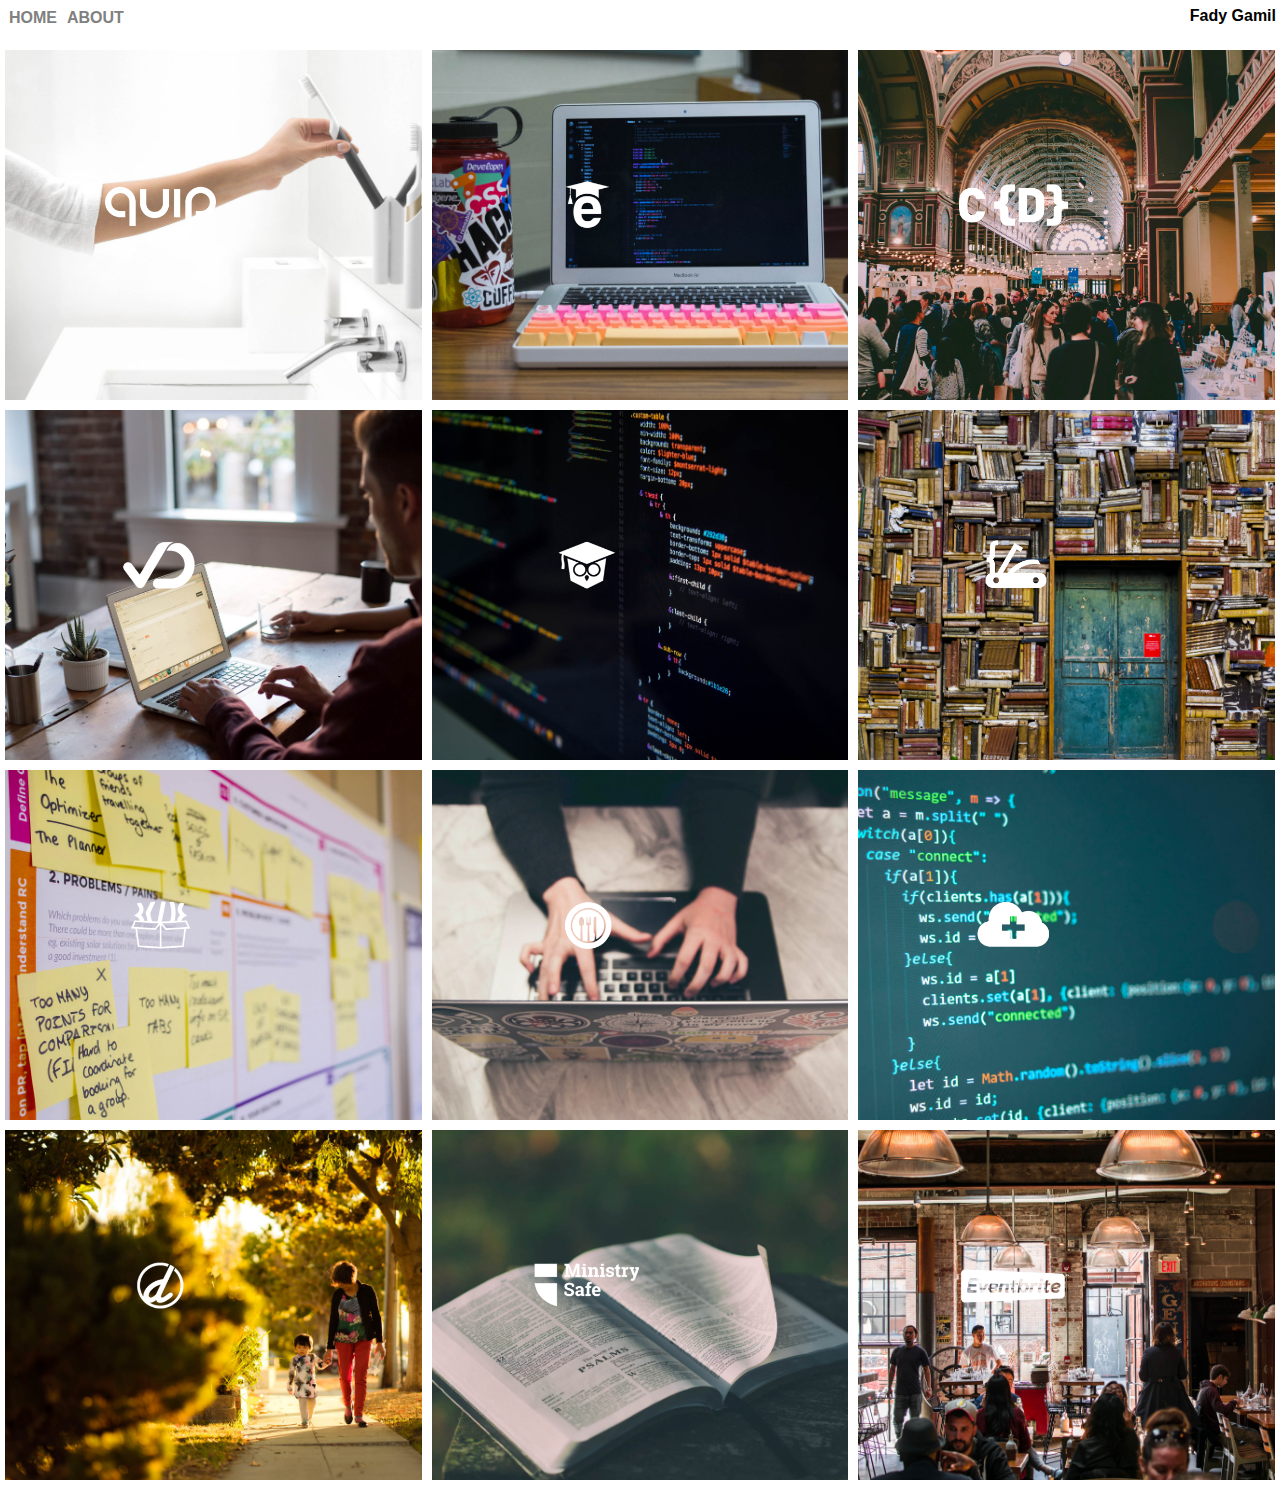
<file: index.html>
<!DOCTYPE html>
<html lang="en">
<head>
   <meta charset="UTF-8">
   <meta name="viewport" content="width=device-width, initial-scale=1.0">
   <link rel="stylesheet" href="styles.css">
   <title>Document</title>
</head>
<body>
   <div class="AppContainer">
      <!-- Navbar -->
      <div class="NavContainer">
         
         <div class="Left_Side">
            
            <div class="Home_Div Active-nav-link">
               <a href="index.html">Home</a>
            </div>
                        
            <div class="About_Div">
               <a href="about.html">About</a>
            </div>

            
         </div>

         <div class="Right_Side">
            <div class="Name_Div">
               <p> Fady Gamil </p>
            </div>
         </div>
      </div>
      <!-- Content  -->
      <div class="Content_Container">

         <div class="Items_Container">
         
            <div class="Item_Container">
               <!-- this div's job is to hold this img as it's background -->
               <div class="Portfolio_Img" style="background-image: url(portfolio1.jpg) ;"></div>
               <div class="Portfolio_Img_Text">
                  <div class="Logo_Div">
                     <img src="logos/quip.png">
                  </div>
                  <div class="Subtitle">
                     This is my first project, it's awsome!!
                  </div>
               </div>
            </div>

            <div class="Item_Container">
               <!-- this div's job is to hold this img as it's background -->
               <div class="Portfolio_Img" style="background-image: url(portfolio2.jpg) ;"></div>
               <div class="Portfolio_Img_Text">
                  <div class="Logo_Div">
                     <img src="logos/edutechional.png">
                  </div>
                  <div class="Subtitle">
                     This is my second project, it's awsome!!
                  </div>
               </div>
            </div>

            <div class="Item_Container">
               <!-- this div's job is to hold this img as it's background -->
               <div class="Portfolio_Img" style="background-image: url(portfolio3.jpg) ;"></div>
               <div class="Portfolio_Img_Text">
                  <div class="Logo_Div">
                     <img src="logos/crondose.png">
                  </div>
                  <div class="Subtitle">
                     This is my third project, it's awsome!!
                  </div>
               </div>
            </div>            
         
            <div class="Item_Container">
               <!-- this div's job is to hold this img as it's background -->
               <div class="Portfolio_Img" style="background-image: url(portfolio4.jpg) ;"></div>
               <div class="Portfolio_Img_Text">
                  <div class="Logo_Div">
                     <img src="logos/dashtrack.png">
                  </div>
                  <div class="Subtitle">
                     This is my fourth project, it's awsome!!
                  </div>
               </div>
            </div>
            
            <div class="Item_Container">
               <!-- this div's job is to hold this img as it's background -->
               <div class="Portfolio_Img" style="background-image: url(portfolio5.jpg) ;"></div>
               <div class="Portfolio_Img_Text">
                  <div class="Logo_Div">
                     <img src="logos/dailysmarty.png">
                  </div>
                  <div class="Subtitle">
                     This is my fifth project, it's awsome!!
                  </div>
               </div>
            </div>

            <div class="Item_Container">
               <!-- this div's job is to hold this img as it's background -->
               <div class="Portfolio_Img" style="background-image: url(portfolio6.jpg) ;"></div>
               <div class="Portfolio_Img_Text">
                  <div class="Logo_Div">
                     <img src="logos/devcamp.png">
                  </div>
                  <div class="Subtitle">
                     This is my sixth project, it's awsome!!
                  </div>
               </div>
            </div>
            
            <div class="Item_Container">
               <!-- this div's job is to hold this img as it's background -->
               <div class="Portfolio_Img" style="background-image: url(portfolio7.jpg) ;"></div>
               <div class="Portfolio_Img_Text">
                  <div class="Logo_Div">
                     <img src="logos/devtrunk.png">
                  </div>
                  <div class="Subtitle">
                     This is my seventh project, it's awsome!!
                  </div>
               </div>
            </div>

            <div class="Item_Container">
               <!-- this div's job is to hold this img as it's background -->
               <div class="Portfolio_Img" style="background-image: url(portfolio8.jpg) ;"></div>
               <div class="Portfolio_Img_Text">
                  <div class="Logo_Div">
                     <img src="logos/toastability.png">
                  </div>
                  <div class="Subtitle">
                     This is my 8th project, it's awsome!!
                  </div>
               </div>
            </div>

            <div class="Item_Container">
               <!-- this div's job is to hold this img as it's background -->
               <div class="Portfolio_Img" style="background-image: url(portfolio9.jpg) ;"></div>
               <div class="Portfolio_Img_Text">
                  <div class="Logo_Div">
                     <img src="logos/shop-hacker.png">
                  </div>
                  <div class="Subtitle">
                     This is my nineth project, it's awsome!!
                  </div>
               </div>
            </div>

            <div class="Item_Container">
               <!-- this div's job is to hold this img as it's background -->
               <div class="Portfolio_Img" style="background-image: url(portfolio10.jpg) ;"></div>
               <div class="Portfolio_Img_Text">
                  <div class="Logo_Div">
                     <img src="logos/open-devos.png">
                  </div>
                  <div class="Subtitle">
                     This is my tenth project, it's awsome!!
                  </div>
               </div>
            </div>

            <div class="Item_Container">
               <!-- this div's job is to hold this img as it's background -->
               <div class="Portfolio_Img" style="background-image: url(portfolio11.jpg) ;"></div>
               <div class="Portfolio_Img_Text">
                  <div class="Logo_Div">
                     <img src="logos/ministry-safe.png">
                  </div>
                  <div class="Subtitle">
                     This is my eleventh project, it's awsome!!
                  </div>
               </div>
            </div>

            <div class="Item_Container">
               <!-- this div's job is to hold this img as it's background -->
               <div class="Portfolio_Img" style="background-image: url(portfolio12.jpg) ;"></div>
               <div class="Portfolio_Img_Text">
                  <div class="Logo_Div">
                     <img src="logos/eventbrite.png">
                  </div>
                  <div class="Subtitle">
                     This is my twelvth project, it's awsome!!
                  </div>
               </div>
            </div>
         </div>
      
      </div>
   </div>   
</body>
<script>
   const portfolioItems=document.querySelectorAll('.Item_Container')
   portfolioItems.forEach(
      item =>
      {
         item.addEventListener('mouseover',() =>
         {
            item.childNodes[3].classList.add('img-darken');
         })
         item.addEventListener('mouseout',() =>
         {
            item.childNodes[3].classList.remove('img-darken');
         })

      } )

</script>
</html>
</file>
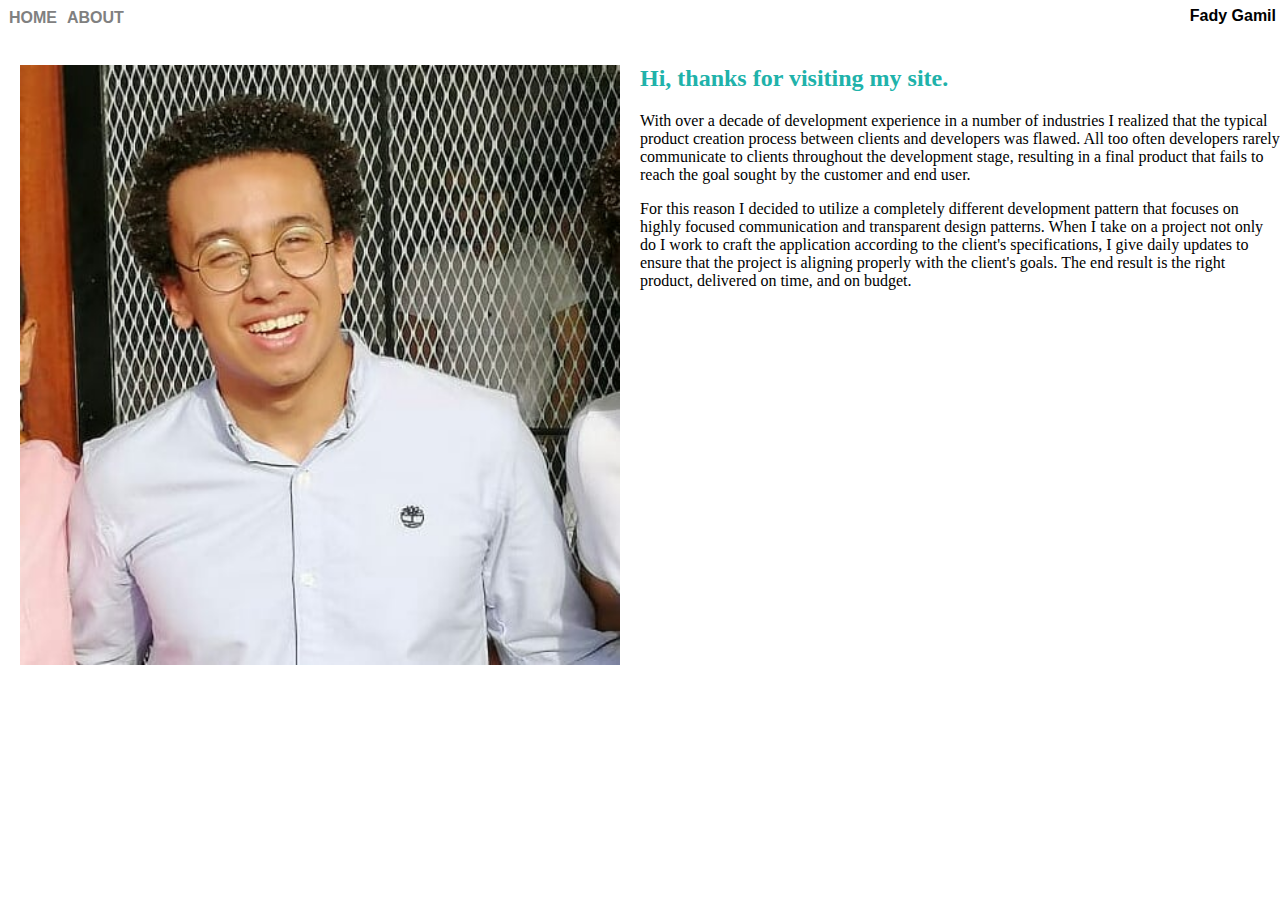
<file: about.html>
<!DOCTYPE html>
<html lang="en">
<head>
   <meta charset="UTF-8">
   <meta name="viewport" content="width=device-width, initial-scale=1.0">
   <link rel="stylesheet" href="styles.css">
   <title>About</title>
</head>
<body>
   <div class="AppContainer">
      <!-- Navbar -->
      <div class="NavContainer">
         
         <div class="Left_Side">
            
            <div class="Home_Div">
               <a href="index.html">Home</a>
            </div>
                        
            <div class="About_Div Active-nav-link">
               <a href="about.html">About</a>
            </div>

            
         </div>

         <div class="Right_Side">
            <div class="Name_Div">
               <p> Fady Gamil </p>
            </div>
         </div>
      </div>
      <!-- Content  -->
      <div class="Content_Container">
         <div class="Two_Column_Wrapper">
            <div class="Profile_Img">
               <img src="Profile.jpg">
            </div>
            <div class="Info">
               <h2>Hi, thanks for visiting my site.</h2>
               <p>
                  With over a decade of development experience in a number of industries I realized that
                   the typical product creation process between clients and developers was flawed.
                    All too often developers rarely communicate to clients throughout the development stage, resulting in a final 
                    product that fails to reach the goal sought by the customer and end user.
               </p>
               <p>
                  For this reason I decided to utilize a completely different development pattern that focuses on highly
                   focused communication and transparent design patterns. When I take on a project not only do I work to craft the 
                   application according to the client's specifications, I give daily updates to ensure that the project is aligning 
                   properly with the client's goals. The end result is the right product, delivered on time, and on budget.
               </p>

            </div>
         </div>
      </div>


   </div>   
</body>

</html>
</file>
<file: styles.css>
/*by default the body has a margin = 8px
you should git rid of that by using :*/
body
{
   margin:0px;
}

.AppContainer
{
   display: grid;
   grid-template-columns: 1fr; /*each column take the whole width */
}

/* --------------------------------------------------NavBar Styles------------------------------------------------- */
.NavContainer
{
   display: flex;
   justify-content: space-between;
   padding: 4px;
}

.Left_Side
{
   display: flex;
}

.Right_Side > .Name_Div p
{
   /* to justify the <P> with the left_side*/
   margin-block-start: 0.2em;
   font-family: Arial, Helvetica, sans-serif;
   font-weight: bold;
}

/* how to traverse through html tree items */
/*IMPORTANT:
    3ala4an keda 3amlt div for each word
    or for each link 3al4an e7na 3andna 2
    divs inside the .Left_Side div fa lama
    negy n3ml display:flex lel Left.Side
    div el 2 divs haylz2o f ba3d w msh hn3rf
    n select item mnhom w ne add margin to it
    so we gave a class name for each one.. cool!*/

/* .NavContainer > .Left_Side > div
{
   margin: 5px;
   font-size: 0.9em;
   font-family: Arial, Helvetica, sans-serif;
   text-transform: uppercase;
} */



.Left_Side > .Home_Div
{
   margin: 5px;
   font-family: Arial, Helvetica, sans-serif;
   text-transform: uppercase;
   height: 22px;
   border-bottom: 1px solid transparent;
   transition: border-bottom 0.5s;
}

.Left_Side >.Home_Div > a
{
   text-decoration: none ;
   color: gray;
   font-weight: bold;
   transition: color 0.5s ;
}

.Left_Side > .About_Div
{
   margin: 5px;
   font-family: Arial, Helvetica, sans-serif;
   text-transform: uppercase;
   height: 22px;/*by using this we restrict the hieght of the content*/
   border-bottom: 1px solid transparent;
   transition: border-bottom 0.5s;
}

.Left_Side >.About_Div > a
{
   text-decoration: none ;
   color: gray;
   font-weight: bold;
   transition: color 0.5s ;
}

.Left_Side a:hover
{
   color: black;
}
.About_Div :hover
{
   border-bottom:1px solid black ;
}
.Home_Div :hover
{
   border-bottom: 1px solid black;
}
/* -----------------------------------------------Content styles----------------------------------------------------- */
.Items_Container
{
   display: grid;/*now each item will take complete column from the LHS to RHS*/
   grid-template-columns: 1fr 1fr 1fr; /* so now we give each 3 "things" within this Items_Container, the whole row of Items_Container*/
}

.Item_Container
{
   position: relative;
   padding: 5px;
}

.Portfolio_Img
{
   height: 350px;
   width: 100%;
   background-size: cover;
   background-position:center ;
   background-repeat: no-repeat;  
}

.Portfolio_Img_Text
{
   /*now this text will respect it's position and it will be after
   the .Portfolio_Img and it will be relative to .Item_Container */
   position: absolute;/*now it won't respect his position anymore and will be on the img itself.*/
   top:0;
   display:flex;
   flex-direction:column;
   justify-content: center;
   /*width: 100%;*/ /*to be sutible within it's parent*/
   align-items: center;/*to align all items whitin this class to it's center*/
   height: 100%;
  padding-right: 100px;
  padding-left: 100px ;
}

.Logo_Div img
{
   width:50%;
   align-self: center;
}

/*Initial state for .Subtitle */
.Portfolio_Img_Text .Subtitle
{
   transition: 1s;/*da 3al4an lama t hover over it aw tegy t move away from it, ta5od 1s 3al4an trg3 lel start case*/
   font-weight: 600;
   color: transparent;
}

.Portfolio_Img_Text:hover .Subtitle
{
   font-weight: 600;
   color: lightseagreen;
}
/*this class for javascript code*/
.img-darken
{
   transition: 1s;
   filter: brightness(10%);
}


.Two_Column_Wrapper
{
   display:grid;
   grid-template-columns: 1fr 1fr;
}

.Profile_Img
{
   margin:20px;
}
.Profile_Img img
{
   width: 100%;
}

.Info h2
{
   color: lightseagreen;
}

/* final touch, when you be on specific page */
/*this class build from here to be used in html code*/
.Active-nav-link
{
   border-bottom: 1px solid black;
}

.Active-nav-link a/* it means any element will be marked by this class do the following to any <a></a> inside it.. cool!*/
{
   color: black i !important;
}
</file>
